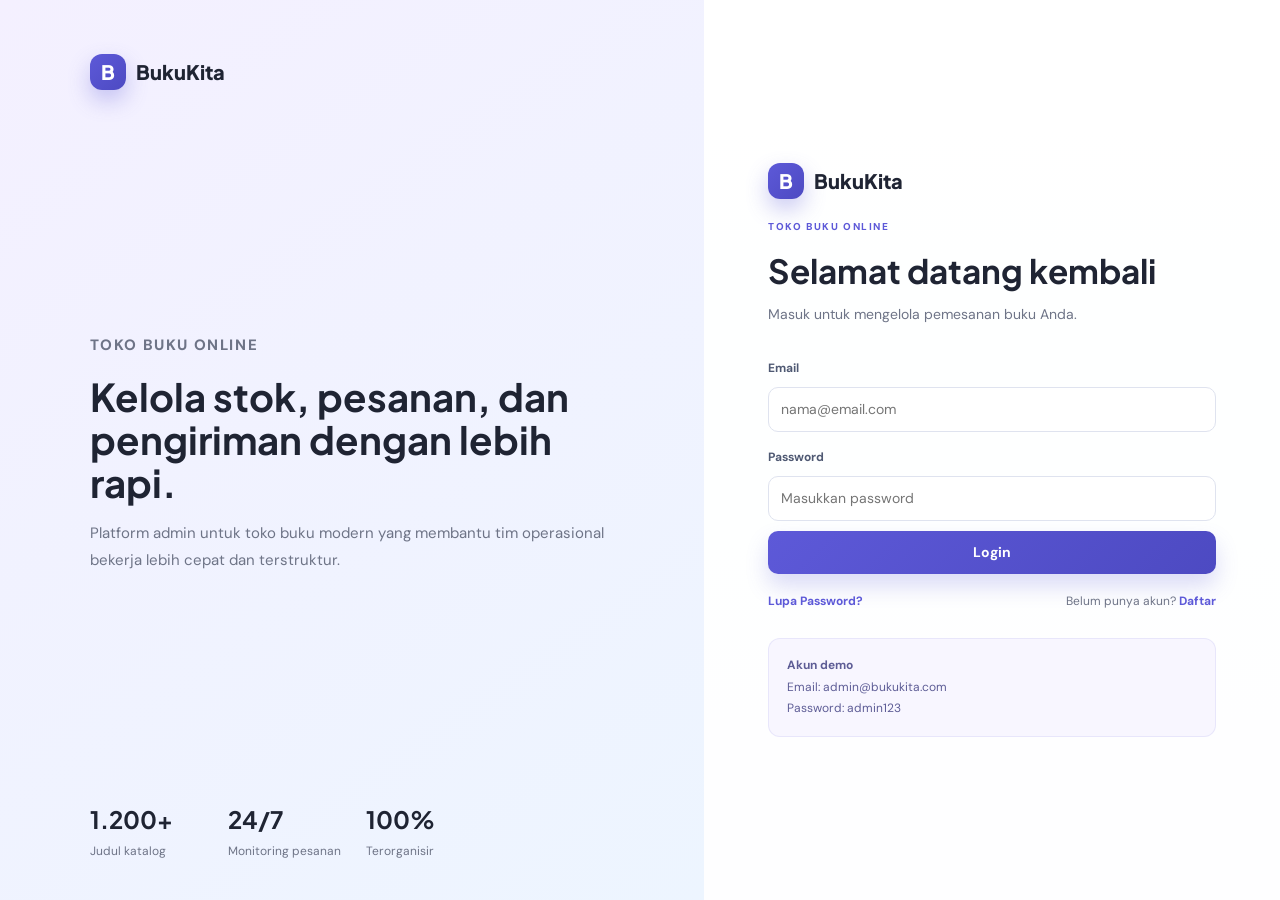
<file: toko-buku-uts/index.html>
﻿<!DOCTYPE html>
<html lang="id">
<head>
  <meta charset="UTF-8">
  <meta name="viewport" content="width=device-width, initial-scale=1.0">
  <title>Masuk | BukuKita</title>
  <link rel="stylesheet" href="css/style.css">
  <script src="js/data.js" defer></script>
  <script src="js/script.js" defer></script>
</head>
<body class="auth-page">
  <aside class="auth-intro">
    <a class="brand" href="index.html"><span class="brand-mark">B</span><span>BukuKita</span></a>

    <div class="intro-copy">
      <p class="eyebrow">Toko buku online</p>
      <h2>Kelola stok, pesanan, dan pengiriman dengan lebih rapi.</h2>
      <p>Platform admin untuk toko buku modern yang membantu tim operasional bekerja lebih cepat dan terstruktur.</p>
    </div>

    <div class="auth-intro-meta">
      <div>
        <strong>1.200+</strong>
        <span>Judul katalog</span>
      </div>
      <div>
        <strong>24/7</strong>
        <span>Monitoring pesanan</span>
      </div>
      <div>
        <strong>100%</strong>
        <span>Terorganisir</span>
      </div>
    </div>
  </aside>

  <main class="auth-card">
    <a class="brand brand-center" href="index.html"><span class="brand-mark">B</span><span>BukuKita</span></a>
    <p class="eyebrow">TokO BUKU ONLINE</p>
    <h1>Selamat datang kembali</h1>
    <p class="muted">Masuk untuk mengelola pemesanan buku Anda.</p>

    <form id="loginForm" class="form-stack">
      <label for="email">Email</label>
      <input id="email" name="email" type="email" placeholder="nama@email.com" required>

      <label for="password">Password</label>
      <input id="password" name="password" type="password" placeholder="Masukkan password" required>

      <button class="btn btn-primary btn-full" type="submit">Login</button>
    </form>

    <div class="auth-links">
      <button class="text-button" type="button" data-modal="forgotModal">Lupa Password?</button>
      <span>Belum punya akun? <button class="text-button" type="button" data-modal="registerModal">Daftar</button></span>
    </div>

    <div class="demo-note"><strong>Akun demo</strong><br>Email: admin@bukukita.com<br>Password: admin123</div>
  </main>

  <div class="modal" id="forgotModal" aria-hidden="true">
    <div class="modal-box">
      <button class="modal-close" data-close aria-label="Tutup">&times;</button>
      <h2>Lupa Password</h2>
      <p class="muted">Masukkan email akun Anda. Instruksi pemulihan akan disimulasikan.</p>
      <form id="forgotForm" class="form-stack">
        <label for="forgotEmail">Email</label>
        <input id="forgotEmail" type="email" required placeholder="nama@email.com">
        <button class="btn btn-primary btn-full" type="submit">Kirim instruksi</button>
      </form>
    </div>
  </div>

  <div class="modal" id="registerModal" aria-hidden="true">
    <div class="modal-box">
      <button class="modal-close" data-close aria-label="Tutup">&times;</button>
      <h2>Buat Akun</h2>
      <p class="muted">Pendaftaran contoh untuk kebutuhan demonstrasi.</p>
      <form id="registerForm" class="form-stack">
        <label for="regName">Nama</label>
        <input id="regName" required placeholder="Nama lengkap">

        <label for="regEmail">Email</label>
        <input id="regEmail" type="email" required placeholder="nama@email.com">

        <label for="regPassword">Password</label>
        <input id="regPassword" type="password" minlength="6" required placeholder="Minimal 6 karakter">

        <button class="btn btn-primary btn-full" type="submit">Daftar</button>
      </form>
    </div>
  </div>
</body>
</html>
</file>
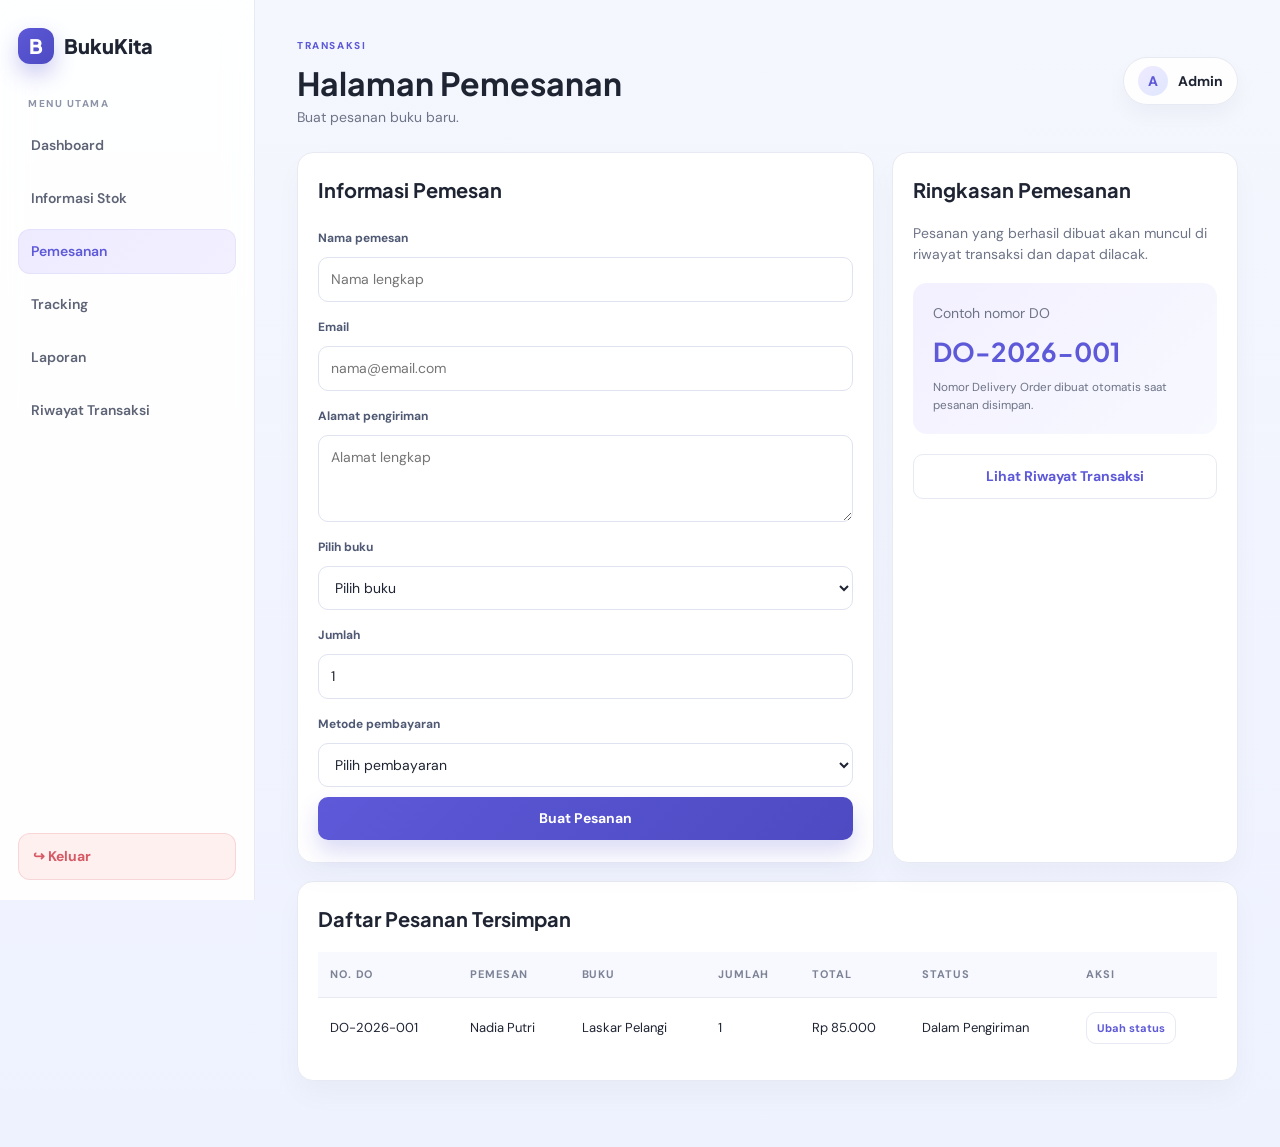
<file: toko-buku-uts/checkout.html>
﻿<!DOCTYPE html>
<html lang="id">
  <head>
    <meta charset="UTF-8">
    <meta name="viewport" content="width=device-width, initial-scale=1.0">
    <title>Pemesanan | BukuKita</title>
    <link rel="stylesheet" href="css/style.css">
    <script src="js/data.js" defer></script>
    <script src="js/script.js" defer></script>
  </head>
  <body>
    <div class="app-shell">
      <aside class="sidebar">
        <a class="brand" href="dashboard.html">
          <span class="brand-mark">B</span>
          <span>BukuKita</span>
        </a>

        <p class="side-label">Menu Utama</p>

        <nav class="side-nav">
          <a href="dashboard.html">Dashboard</a>
          <a href="stok.html">Informasi Stok</a>
          <a class="active" href="checkout.html">Pemesanan</a>
          <a href="tracking.html">Tracking</a>
          <a href="laporan.html">Laporan</a>
          <a href="riwayat.html">Riwayat Transaksi</a>
        </nav>

        <button class="logout" data-logout>↪ Keluar</button>
      </aside>

      <main class="main-content">
        <header class="topbar">
          <div>
            <span class="eyebrow">Transaksi</span>
            <h1>Halaman Pemesanan</h1>
            <p class="muted">Buat pesanan buku baru.</p>
          </div>

          <div class="user-chip">
            <span class="avatar">A</span>
            <span>Admin</span>
          </div>
        </header>

        <div class="content-grid">
          <section class="panel">
            <h2>Informasi Pemesan</h2>

            <form id="orderForm" class="form-stack">
              <label>Nama pemesan</label>
              <input name="customer" required placeholder="Nama lengkap">

              <label>Email</label>
              <input name="email" type="email" required placeholder="nama@email.com">

              <label>Alamat pengiriman</label>
              <textarea name="address" rows="3" required placeholder="Alamat lengkap"></textarea>

              <label>Pilih buku</label>
              <select name="bookId" id="orderBook" required></select>

              <label>Jumlah</label>
              <input name="qty" type="number" min="1" value="1" required>

              <label>Metode pembayaran</label>
              <select name="payment" required>
                <option value="">Pilih pembayaran</option>
                <option>Transfer Bank</option>
                <option>COD</option>
                <option>E-Wallet</option>
              </select>

              <button class="btn btn-primary" type="submit">Buat Pesanan</button>
            </form>
          </section>

          <section class="panel">
            <h2>Ringkasan Pemesanan</h2>
            <p class="muted">Pesanan yang berhasil dibuat akan muncul di riwayat transaksi dan dapat dilacak.</p>

            <div class="summary-box">
              <span>Contoh nomor DO</span>
              <strong>DO-2026-001</strong>
              <small>Nomor Delivery Order dibuat otomatis saat pesanan disimpan.</small>
            </div>

            <a class="btn btn-outline btn-full" href="riwayat.html">Lihat Riwayat Transaksi</a>
          </section>
        </div>

        <section class="panel">
          <h2>Daftar Pesanan Tersimpan</h2>

          <div class="table-wrap">
            <table>
              <thead>
                <tr>
                  <th>No. DO</th>
                  <th>Pemesan</th>
                  <th>Buku</th>
                  <th>Jumlah</th>
                  <th>Total</th>
                  <th>Status</th>
                  <th>Aksi</th>
                </tr>
              </thead>
              <tbody id="orderTable"></tbody>
            </table>
          </div>
        </section>
      </main>
    </div>
  </body>
</html>
</file>
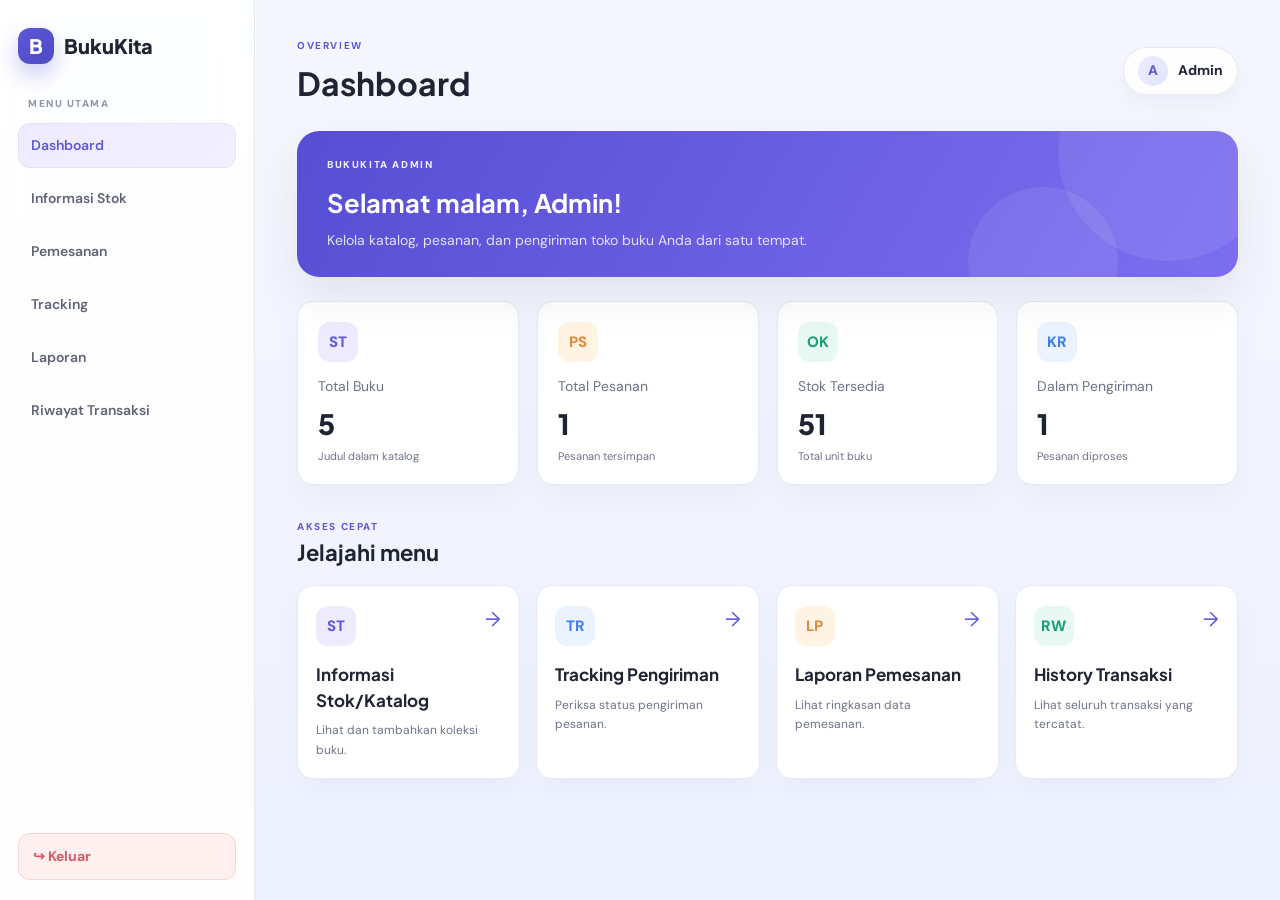
<file: toko-buku-uts/dashboard.html>
﻿<!DOCTYPE html>
<html lang="id">
  <head>
    <meta charset="UTF-8">
    <meta name="viewport" content="width=device-width, initial-scale=1.0">
    <title>Dashboard | BukuKita</title>
    <link rel="stylesheet" href="css/style.css">
    <script src="js/data.js" defer></script>
    <script src="js/script.js" defer></script>
  </head>
  <body>
    <div class="app-shell">
      <aside class="sidebar">
        <a class="brand" href="dashboard.html">
          <span class="brand-mark">B</span>
          <span>BukuKita</span>
        </a>

        <p class="side-label">Menu Utama</p>

        <nav class="side-nav">
          <a class="active" href="dashboard.html">Dashboard</a>
          <a href="stok.html">Informasi Stok</a>
          <a href="checkout.html">Pemesanan</a>
          <a href="tracking.html">Tracking</a>
          <a href="laporan.html">Laporan</a>
          <a href="riwayat.html">Riwayat Transaksi</a>
        </nav>

        <button class="logout" data-logout>↪ Keluar</button>
      </aside>

      <main class="main-content">
        <header class="topbar">
          <div>
            <span class="eyebrow">Overview</span>
            <h1>Dashboard</h1>
          </div>

          <div class="user-chip">
            <span class="avatar">A</span>
            <span>Admin</span>
          </div>
        </header>

        <section class="welcome-panel">
          <div>
            <p class="eyebrow light">BukuKita Admin</p>
            <h2 id="greeting">Selamat datang!</h2>
            <p>Kelola katalog, pesanan, dan pengiriman toko buku Anda dari satu tempat.</p>
          </div>
        </section>

        <section class="stat-grid">
          <article class="stat-card">
            <span class="stat-icon purple">ST</span>
            <p>Total Buku</p>
            <strong id="statBooks">0</strong>
            <small>Judul dalam katalog</small>
          </article>

          <article class="stat-card">
            <span class="stat-icon orange">PS</span>
            <p>Total Pesanan</p>
            <strong id="statOrders">0</strong>
            <small>Pesanan tersimpan</small>
          </article>

          <article class="stat-card">
            <span class="stat-icon green">OK</span>
            <p>Stok Tersedia</p>
            <strong id="statStock">0</strong>
            <small>Total unit buku</small>
          </article>

          <article class="stat-card">
            <span class="stat-icon blue">KR</span>
            <p>Dalam Pengiriman</p>
            <strong id="statShipping">0</strong>
            <small>Pesanan diproses</small>
          </article>
        </section>

        <section class="section-heading">
          <div>
            <span class="eyebrow">Akses Cepat</span>
            <h2>Jelajahi menu</h2>
          </div>
        </section>

        <section class="menu-grid">
          <a class="menu-card" href="stok.html">
            <span class="menu-icon purple">ST</span>
            <h3>Informasi Stok/Katalog</h3>
            <p>Lihat dan tambahkan koleksi buku.</p>
            <span class="card-arrow">→</span>
          </a>

          <a class="menu-card" href="tracking.html">
            <span class="menu-icon blue">TR</span>
            <h3>Tracking Pengiriman</h3>
            <p>Periksa status pengiriman pesanan.</p>
            <span class="card-arrow">→</span>
          </a>

          <a class="menu-card" href="laporan.html">
            <span class="menu-icon orange">LP</span>
            <h3>Laporan Pemesanan</h3>
            <p>Lihat ringkasan data pemesanan.</p>
            <span class="card-arrow">→</span>
          </a>

          <a class="menu-card" href="riwayat.html">
            <span class="menu-icon green">RW</span>
            <h3>History Transaksi</h3>
            <p>Lihat seluruh transaksi yang tercatat.</p>
            <span class="card-arrow">→</span>
          </a>
        </section>
      </main>
    </div>
  </body>
</html>
</file>
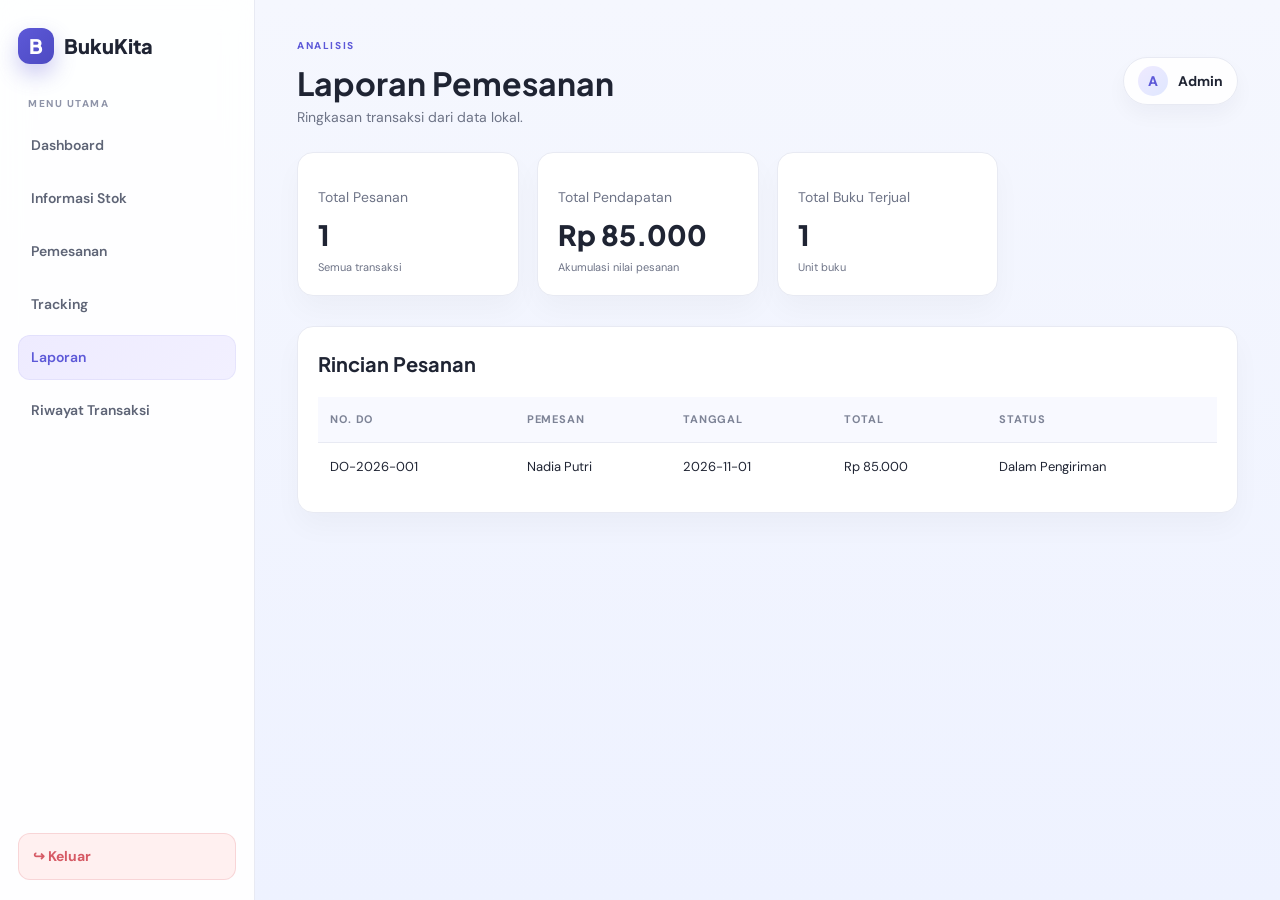
<file: toko-buku-uts/laporan.html>
﻿<!DOCTYPE html>
<html lang="id">
  <head>
    <meta charset="UTF-8">
    <meta name="viewport" content="width=device-width, initial-scale=1.0">
    <title>Laporan | BukuKita</title>
    <link rel="stylesheet" href="css/style.css">
    <script src="js/data.js" defer></script>
    <script src="js/script.js" defer></script>
  </head>
  <body>
    <div class="app-shell">
      <aside class="sidebar">
        <a class="brand" href="dashboard.html">
          <span class="brand-mark">B</span>
          <span>BukuKita</span>
        </a>

        <p class="side-label">Menu Utama</p>

        <nav class="side-nav">
          <a href="dashboard.html">Dashboard</a>
          <a href="stok.html">Informasi Stok</a>
          <a href="checkout.html">Pemesanan</a>
          <a href="tracking.html">Tracking</a>
          <a class="active" href="laporan.html">Laporan</a>
          <a href="riwayat.html">Riwayat Transaksi</a>
        </nav>

        <button class="logout" data-logout>↪ Keluar</button>
      </aside>

      <main class="main-content">
        <header class="topbar">
          <div>
            <span class="eyebrow">Analisis</span>
            <h1>Laporan Pemesanan</h1>
            <p class="muted">Ringkasan transaksi dari data lokal.</p>
          </div>

          <div class="user-chip">
            <span class="avatar">A</span>
            <span>Admin</span>
          </div>
        </header>

        <section class="stat-grid">
          <article class="stat-card">
            <p>Total Pesanan</p>
            <strong id="reportOrders">0</strong>
            <small>Semua transaksi</small>
          </article>

          <article class="stat-card">
            <p>Total Pendapatan</p>
            <strong id="reportRevenue">Rp0</strong>
            <small>Akumulasi nilai pesanan</small>
          </article>

          <article class="stat-card">
            <p>Total Buku Terjual</p>
            <strong id="reportQty">0</strong>
            <small>Unit buku</small>
          </article>
        </section>

        <section class="panel">
          <h2>Rincian Pesanan</h2>

          <div class="table-wrap">
            <table>
              <thead>
                <tr>
                  <th>No. DO</th>
                  <th>Pemesan</th>
                  <th>Tanggal</th>
                  <th>Total</th>
                  <th>Status</th>
                </tr>
              </thead>
              <tbody id="reportTable"></tbody>
            </table>
          </div>
        </section>
      </main>
    </div>
  </body>
</html>
</file>
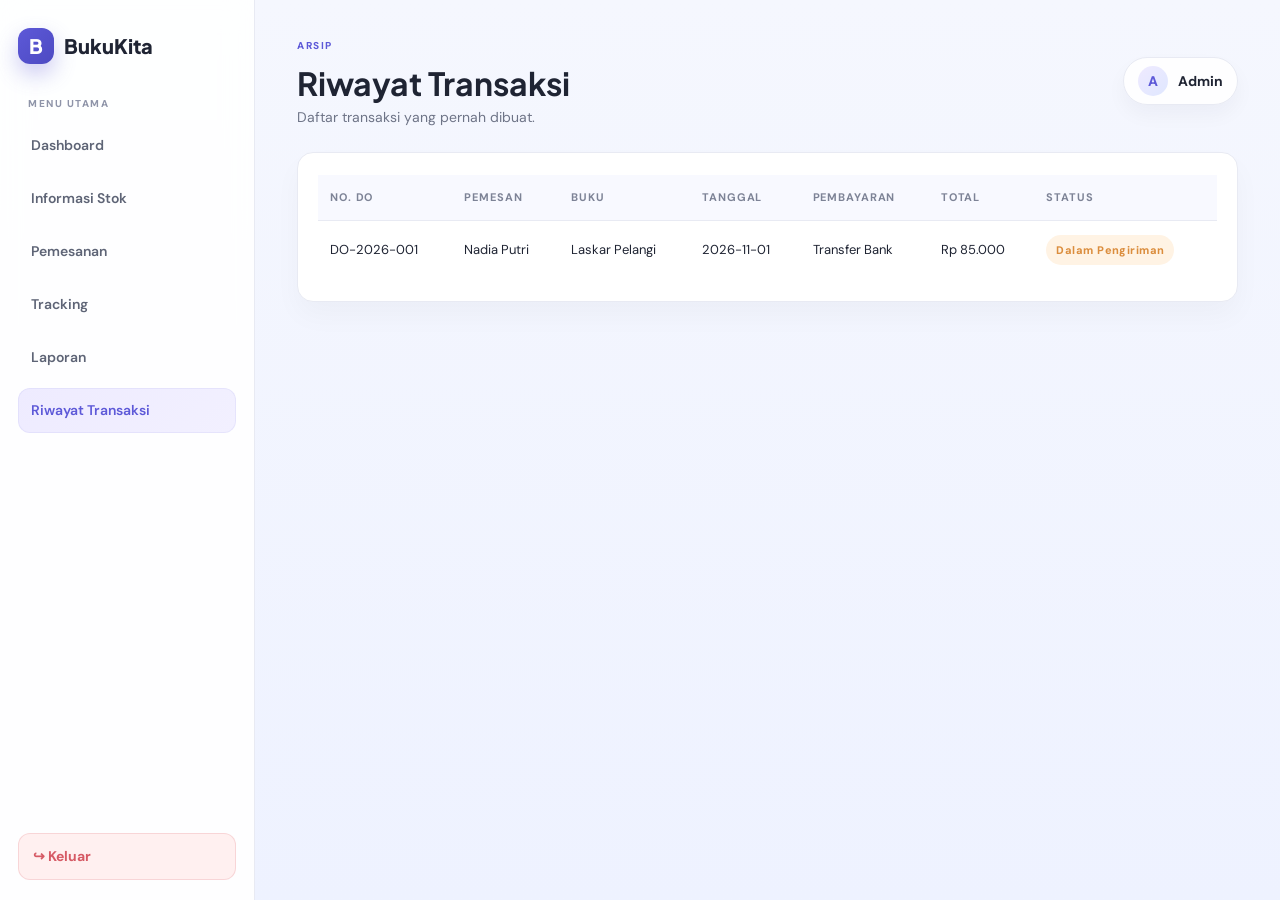
<file: toko-buku-uts/riwayat.html>
﻿<!DOCTYPE html>
<html lang="id">
  <head>
    <meta charset="UTF-8">
    <meta name="viewport" content="width=device-width, initial-scale=1.0">
    <title>Riwayat | BukuKita</title>
    <link rel="stylesheet" href="css/style.css">
    <script src="js/data.js" defer></script>
    <script src="js/script.js" defer></script>
  </head>
  <body>
    <div class="app-shell">
      <aside class="sidebar">
        <a class="brand" href="dashboard.html">
          <span class="brand-mark">B</span>
          <span>BukuKita</span>
        </a>

        <p class="side-label">Menu Utama</p>

        <nav class="side-nav">
          <a href="dashboard.html">Dashboard</a>
          <a href="stok.html">Informasi Stok</a>
          <a href="checkout.html">Pemesanan</a>
          <a href="tracking.html">Tracking</a>
          <a href="laporan.html">Laporan</a>
          <a class="active" href="riwayat.html">Riwayat Transaksi</a>
        </nav>

        <button class="logout" data-logout>↪ Keluar</button>
      </aside>

      <main class="main-content">
        <header class="topbar">
          <div>
            <span class="eyebrow">Arsip</span>
            <h1>Riwayat Transaksi</h1>
            <p class="muted">Daftar transaksi yang pernah dibuat.</p>
          </div>

          <div class="user-chip">
            <span class="avatar">A</span>
            <span>Admin</span>
          </div>
        </header>

        <section class="panel">
          <div class="table-wrap">
            <table>
              <thead>
                <tr>
                  <th>No. DO</th>
                  <th>Pemesan</th>
                  <th>Buku</th>
                  <th>Tanggal</th>
                  <th>Pembayaran</th>
                  <th>Total</th>
                  <th>Status</th>
                </tr>
              </thead>
              <tbody id="historyTable"></tbody>
            </table>
          </div>
        </section>
      </main>
    </div>
  </body>
</html>
</file>
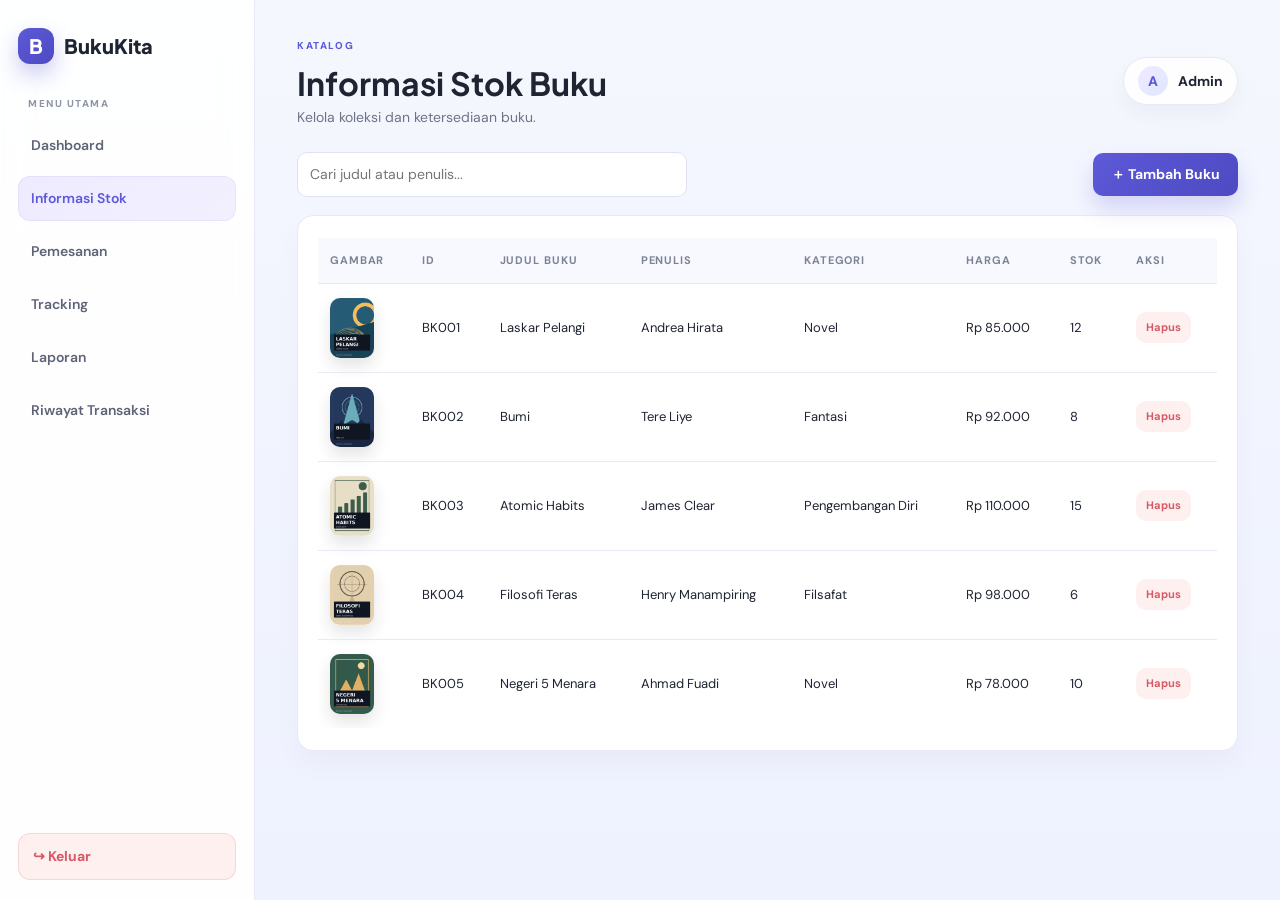
<file: toko-buku-uts/stok.html>
﻿<!DOCTYPE html>
<html lang="id">
  <head>
    <meta charset="UTF-8">
    <meta name="viewport" content="width=device-width, initial-scale=1.0">
    <title>Stok Buku | BukuKita</title>
    <link rel="stylesheet" href="css/style.css">
    <script src="js/data.js" defer></script>
    <script src="js/script.js" defer></script>
  </head>
  <body>
    <div class="app-shell">
      <aside class="sidebar">
        <a class="brand" href="dashboard.html">
          <span class="brand-mark">B</span>
          <span>BukuKita</span>
        </a>

        <p class="side-label">Menu Utama</p>

        <nav class="side-nav">
          <a href="dashboard.html">Dashboard</a>
          <a class="active" href="stok.html">Informasi Stok</a>
          <a href="checkout.html">Pemesanan</a>
          <a href="tracking.html">Tracking</a>
          <a href="laporan.html">Laporan</a>
          <a href="riwayat.html">Riwayat Transaksi</a>
        </nav>

        <button class="logout" data-logout>↪ Keluar</button>
      </aside>

      <main class="main-content">
        <header class="topbar">
          <div>
            <span class="eyebrow">Katalog</span>
            <h1>Informasi Stok Buku</h1>
            <p class="muted">Kelola koleksi dan ketersediaan buku.</p>
          </div>

          <div class="user-chip">
            <span class="avatar">A</span>
            <span>Admin</span>
          </div>
        </header>

        <section class="toolbar">
          <input id="searchBook" class="search-input" placeholder="Cari judul atau penulis...">
          <button class="btn btn-primary" id="openBookForm">＋ Tambah Buku</button>
        </section>

        <section class="panel">
          <div class="table-wrap">
            <table>
              <thead>
                <tr>
                  <th>Gambar</th>
                  <th>ID</th>
                  <th>Judul Buku</th>
                  <th>Penulis</th>
                  <th>Kategori</th>
                  <th>Harga</th>
                  <th>Stok</th>
                  <th>Aksi</th>
                </tr>
              </thead>
              <tbody id="bookTable"></tbody>
            </table>
          </div>
        </section>

        <div class="modal" id="bookModal" aria-hidden="true">
          <div class="modal-box">
            <button class="modal-close" data-close aria-label="Tutup">&times;</button>
            <h2>Tambah Stok Buku</h2>

            <form id="bookForm" class="form-stack">
              <label>Judul buku</label>
              <input name="title" required>

              <label>Penulis</label>
              <input name="author" required>

              <label>Kategori</label>
              <input name="category" required>

              <label>Harga (Rp)</label>
              <input name="price" type="number" min="1" required>

              <label>Jumlah stok</label>
              <input name="stock" type="number" min="0" required>

              <button class="btn btn-primary" type="submit">Simpan Buku</button>
            </form>
          </div>
        </div>
      </main>
    </div>
  </body>
</html>
</file>
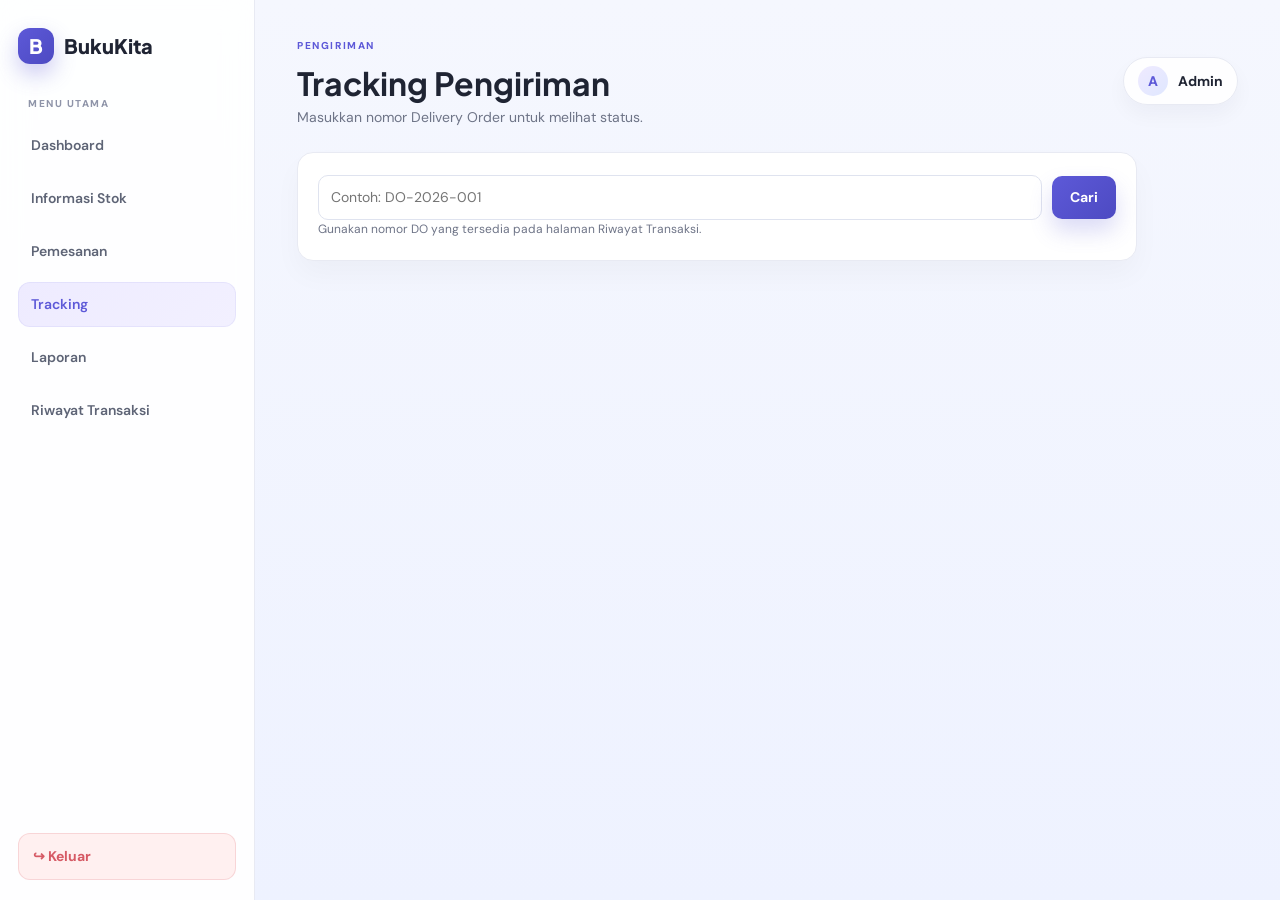
<file: toko-buku-uts/tracking.html>
﻿<!DOCTYPE html>
<html lang="id">
  <head>
    <meta charset="UTF-8">
    <meta name="viewport" content="width=device-width, initial-scale=1.0">
    <title>Tracking | BukuKita</title>
    <link rel="stylesheet" href="css/style.css">
    <script src="js/data.js" defer></script>
    <script src="js/script.js" defer></script>
  </head>
  <body>
    <div class="app-shell">
      <aside class="sidebar">
        <a class="brand" href="dashboard.html">
          <span class="brand-mark">B</span>
          <span>BukuKita</span>
        </a>

        <p class="side-label">Menu Utama</p>

        <nav class="side-nav">
          <a href="dashboard.html">Dashboard</a>
          <a href="stok.html">Informasi Stok</a>
          <a href="checkout.html">Pemesanan</a>
          <a class="active" href="tracking.html">Tracking</a>
          <a href="laporan.html">Laporan</a>
          <a href="riwayat.html">Riwayat Transaksi</a>
        </nav>

        <button class="logout" data-logout>↪ Keluar</button>
      </aside>

      <main class="main-content">
        <header class="topbar">
          <div>
            <span class="eyebrow">Pengiriman</span>
            <h1>Tracking Pengiriman</h1>
            <p class="muted">Masukkan nomor Delivery Order untuk melihat status.</p>
          </div>

          <div class="user-chip">
            <span class="avatar">A</span>
            <span>Admin</span>
          </div>
        </header>

        <section class="panel tracking-search">
          <form id="trackingForm" class="search-row">
            <input id="doInput" required placeholder="Contoh: DO-2026-001">
            <button class="btn btn-primary" type="submit">Cari</button>
          </form>
          <p class="muted small">Gunakan nomor DO yang tersedia pada halaman Riwayat Transaksi.</p>
        </section>

        <section id="trackingResult"></section>
      </main>
    </div>
  </body>
</html>
</file>
<file: toko-buku-uts/css/style.css>
﻿@import url('https://fonts.googleapis.com/css2?family=DM+Sans:wght@400;500;600;700;800&family=Plus+Jakarta+Sans:wght@500;600;700;800&display=swap');

:root {
  --ink: #1f2433;
  --muted: #6e7487;
  --primary: #5d59d8;
  --primary-dark: #4d4ac2;
  --primary-soft: #eeebff;
  --bg: #f4f6fb;
  --line: #e8eaf3;
  --white: #ffffff;
  --green: #1a9f72;
  --green-soft: #e7f9f2;
  --orange: #db8d3d;
  --orange-soft: #fff3e4;
  --blue: #3f7fe6;
  --blue-soft: #ebf3ff;
  --red: #d65a65;
  --red-soft: #fff0f0;
  --shadow: 0 22px 45px rgba(30, 35, 58, 0.08);
}

* { box-sizing: border-box; }

html { scroll-behavior: smooth; }

body {
  margin: 0;
  background: linear-gradient(180deg, #f5f7fe 0%, #eef2ff 100%);
  color: var(--ink);
  font-family: 'DM Sans', sans-serif;
  font-size: 14px;
  line-height: 1.5;
}

img { max-width: 100%; display: block; }

h1, h2, h3, h4 { margin: 0; font-family: 'Plus Jakarta Sans', sans-serif; }

p { margin: 0; }

a { color: inherit; text-decoration: none; }

button, input, select, textarea { font: inherit; }

button { cursor: pointer; }

.muted, small { color: var(--muted); }
.small { font-size: 12px; }
.eyebrow {
  font-size: 10px;
  letter-spacing: 1.6px;
  font-weight: 800;
  text-transform: uppercase;
  color: var(--primary);
}

.brand {
  display: inline-flex;
  align-items: center;
  gap: 10px;
  font-size: 20px;
  font-weight: 800;
  font-family: 'Plus Jakarta Sans', sans-serif;
  color: var(--ink);
}

.brand-mark {
  width: 36px;
  height: 36px;
  border-radius: 12px;
  display: grid;
  place-items: center;
  color: var(--white);
  background: linear-gradient(135deg, var(--primary), var(--primary-dark));
  box-shadow: 0 10px 22px rgba(93, 89, 216, 0.32);
}

.app-shell { min-height: 100vh; }

.sidebar {
  position: fixed;
  inset: 0 auto 0 0;
  width: 255px;
  background: rgba(255, 255, 255, 0.9);
  backdrop-filter: blur(14px);
  border-right: 1px solid var(--line);
  padding: 28px 18px 20px;
  display: flex;
  flex-direction: column;
  z-index: 10;
}

.side-label {
  margin: 32px 10px 12px;
  color: #8f95a9;
  font-size: 10px;
  letter-spacing: 1.5px;
  font-weight: 800;
  text-transform: uppercase;
}

.side-nav {
  display: grid;
  gap: 8px;
}

.side-nav a {
  display: flex;
  align-items: center;
  padding: 12px 13px;
  border-radius: 12px;
  color: #5e6476;
  font-weight: 600;
  transition: all 0.2s ease;
}

.side-nav a:hover,
.side-nav a.active {
  background: linear-gradient(135deg, var(--primary-soft), #f2f0ff);
  color: var(--primary);
  box-shadow: inset 0 0 0 1px rgba(93, 89, 216, 0.08);
}

.logout {
  margin-top: auto;
  border: 1px solid rgba(214, 90, 101, 0.18);
  background: var(--red-soft);
  color: var(--red);
  border-radius: 12px;
  padding: 12px 14px;
  text-align: left;
  font-weight: 700;
}

.main-content {
  margin-left: 255px;
  padding: 34px 42px 48px;
  max-width: 1600px;
}

.topbar {
  display: flex;
  align-items: center;
  justify-content: space-between;
  gap: 16px;
  margin-bottom: 24px;
}

.topbar h1 { margin-top: 4px; font-size: 32px; }

.user-chip {
  display: inline-flex;
  align-items: center;
  gap: 10px;
  padding: 8px 14px;
  background: rgba(255, 255, 255, 0.9);
  border: 1px solid var(--line);
  border-radius: 999px;
  font-weight: 700;
  box-shadow: 0 10px 20px rgba(31, 36, 51, 0.04);
}

.avatar {
  width: 30px;
  height: 30px;
  border-radius: 50%;
  display: grid;
  place-items: center;
  background: linear-gradient(135deg, #efeaff, #dfe7ff);
  color: var(--primary);
  font-weight: 800;
}

.welcome-panel {
  position: relative;
  overflow: hidden;
  display: flex;
  align-items: center;
  justify-content: space-between;
  gap: 20px;
  padding: 26px 30px;
  border-radius: 22px;
  background: linear-gradient(120deg, #564ed3 0%, #7d6ef0 100%);
  box-shadow: var(--shadow);
  color: var(--white);
}

.welcome-panel::before,
.welcome-panel::after {
  content: "";
  position: absolute;
  border-radius: 50%;
  background: rgba(255, 255, 255, 0.08);
}

.welcome-panel::before {
  width: 220px;
  height: 220px;
  right: -40px;
  top: -90px;
}

.welcome-panel::after {
  width: 150px;
  height: 150px;
  right: 120px;
  bottom: -60px;
}

.welcome-panel > * { position: relative; z-index: 1; }

.welcome-panel h2 {
  margin: 12px 0 8px;
  font-size: clamp(24px, 2vw, 30px);
}

.welcome-panel p {
  color: rgba(255, 255, 255, 0.82);
}

.welcome-panel .light { color: rgba(255, 255, 255, 0.9); }

.welcome-art {
  font-size: 78px;
  opacity: 0.75;
  transform: rotate(-10deg);
}

.stat-grid {
  display: grid;
  grid-template-columns: repeat(4, minmax(0, 1fr));
  gap: 18px;
  margin: 24px 0 30px;
}

.stat-card,
.panel,
.menu-card {
  background: var(--white);
  border: 1px solid var(--line);
  border-radius: 16px;
  box-shadow: 0 14px 28px rgba(20, 24, 41, 0.03);
}

.stat-card {
  padding: 20px 20px 18px;
}

.stat-icon,
.menu-icon {
  width: 40px;
  height: 40px;
  border-radius: 12px;
  display: grid;
  place-items: center;
  font-weight: 800;
  font-size: 15px;
}

.purple { background: var(--primary-soft); color: var(--primary); }
.orange { background: var(--orange-soft); color: var(--orange); }
.green { background: var(--green-soft); color: var(--green); }
.blue { background: var(--blue-soft); color: var(--blue); }

.stat-card p {
  margin: 14px 0 6px;
  color: var(--muted);
}

.stat-card strong {
  display: block;
  font-size: 28px;
  font-weight: 800;
  font-family: 'Plus Jakarta Sans', sans-serif;
}

.stat-card small { font-size: 11px; }

.section-heading { margin-bottom: 16px; }
.section-heading h2 { font-size: 22px; }

.menu-grid {
  display: grid;
  grid-template-columns: repeat(4, minmax(0, 1fr));
  gap: 16px;
}

.menu-card {
  position: relative;
  padding: 20px 18px 18px;
  transition: transform 0.18s ease, box-shadow 0.18s ease, border-color 0.18s ease;
}

.menu-card:hover {
  transform: translateY(-3px);
  border-color: rgba(93, 89, 216, 0.26);
  box-shadow: 0 18px 28px rgba(93, 89, 216, 0.08);
}

.menu-card h3 {
  margin: 16px 0 8px;
  font-size: 17px;
}

.menu-card p {
  color: var(--muted);
  font-size: 12px;
  line-height: 1.6;
}

.card-arrow {
  position: absolute;
  right: 18px;
  top: 18px;
  font-size: 20px;
  color: var(--primary);
}

.toolbar {
  display: flex;
  align-items: center;
  justify-content: space-between;
  gap: 12px;
  margin-bottom: 18px;
}

.search-input {
  width: 100%;
  max-width: 390px;
}

.btn {
  display: inline-flex;
  align-items: center;
  justify-content: center;
  border: 0;
  border-radius: 10px;
  padding: 11px 18px;
  font-weight: 700;
  transition: transform 0.18s ease, background 0.18s ease;
}

.btn:hover { transform: translateY(-1px); }

.btn-primary {
  background: linear-gradient(135deg, var(--primary), var(--primary-dark));
  color: var(--white);
  box-shadow: 0 12px 22px rgba(93, 89, 216, 0.22);
}

.btn-outline {
  background: var(--white);
  border: 1px solid var(--line);
  color: var(--primary);
}

.btn-danger {
  background: var(--red-soft);
  color: var(--red);
}

.btn-small {
  padding: 7px 10px;
  font-size: 11px;
}

.btn-full { width: 100%; }

.panel {
  padding: 22px 20px;
  margin-bottom: 18px;
}

.panel h2 { margin-bottom: 18px; font-size: 20px; }

.table-wrap { overflow-x: auto; }

table {
  width: 100%;
  border-collapse: collapse;
  min-width: 720px;
}

th, td {
  padding: 14px 12px;
  border-bottom: 1px solid var(--line);
  text-align: left;
  vertical-align: middle;
}

th {
  background: #f8f9ff;
  color: #7d8396;
  font-size: 11px;
  letter-spacing: 0.08em;
  text-transform: uppercase;
}

tbody tr:hover { background: #fafbff; }

tbody tr:last-child td { border-bottom: none; }

td { font-size: 13px; }

.empty {
  text-align: center;
  color: var(--muted);
  padding: 30px 12px;
}

.book-cover-thumb {
  width: 44px;
  height: 60px;
  border-radius: 10px;
  object-fit: cover;
  box-shadow: 0 8px 16px rgba(31, 36, 51, 0.12);
}

.content-grid {
  display: grid;
  grid-template-columns: 1.25fr 0.75fr;
  gap: 18px;
}

.form-stack {
  display: flex;
  flex-direction: column;
  gap: 10px;
}

.form-stack label {
  margin-top: 6px;
  font-size: 12px;
  font-weight: 700;
  color: #4f5973;
}

.form-stack input,
.form-stack select,
.form-stack textarea,
input,
select,
textarea {
  width: 100%;
  border: 1px solid #dfe3ef;
  border-radius: 10px;
  padding: 11px 12px;
  background: #fff;
  color: var(--ink);
  outline: none;
  transition: border-color 0.18s ease, box-shadow 0.18s ease;
}

.form-stack input:focus,
.form-stack select:focus,
.form-stack textarea:focus,
input:focus,
select:focus,
textarea:focus {
  border-color: rgba(93, 89, 216, 0.7);
  box-shadow: 0 0 0 4px rgba(93, 89, 216, 0.08);
}

.summary-box {
  display: grid;
  gap: 8px;
  padding: 20px;
  margin: 18px 0 20px;
  border-radius: 14px;
  background: linear-gradient(135deg, #f3f0ff, #f7f9ff);
}

.summary-box span,
.summary-box small { color: var(--muted); }

.summary-box strong {
  font-size: 26px;
  color: var(--primary);
  font-family: 'Plus Jakarta Sans', sans-serif;
}

.search-row {
  display: flex;
  align-items: center;
  gap: 10px;
}

.search-row input { flex: 1; }

.tracking-search { max-width: 840px; }
.tracking-card { max-width: 920px; }

.result-head {
  display: flex;
  align-items: center;
  justify-content: space-between;
  gap: 16px;
  margin-bottom: 18px;
}

.result-head h2 { margin-top: 6px; font-size: 26px; }

.status {
  display: inline-flex;
  align-items: center;
  justify-content: center;
  padding: 7px 10px;
  border-radius: 999px;
  background: var(--orange-soft);
  color: var(--orange);
  font-size: 11px;
  font-weight: 800;
  letter-spacing: 0.04em;
}

.progress-track {
  height: 10px;
  border-radius: 999px;
  background: #eef0f8;
  overflow: hidden;
  margin: 16px 0 18px;
}

.progress-track span {
  display: block;
  height: 100%;
  border-radius: inherit;
  background: linear-gradient(135deg, var(--primary), #8e81f3);
}

.step-list {
  display: grid;
  grid-template-columns: repeat(4, minmax(0, 1fr));
  gap: 10px;
  margin-bottom: 26px;
}

.step {
  display: flex;
  align-items: center;
  gap: 8px;
  color: #8e94a8;
  font-size: 11px;
  font-weight: 600;
}

.step span {
  width: 26px;
  height: 26px;
  display: grid;
  place-items: center;
  border-radius: 50%;
  background: #edf0f8;
  color: #5d6580;
  font-weight: 800;
}

.step.done {
  color: var(--green);
}

.step.done span {
  background: var(--green-soft);
  color: var(--green);
}

.detail-grid {
  display: grid;
  grid-template-columns: repeat(3, minmax(0, 1fr));
  gap: 18px 20px;
  border-top: 1px solid var(--line);
  padding-top: 20px;
}

.detail-grid div {
  display: grid;
  gap: 6px;
}

.detail-grid small {
  font-size: 11px;
  color: var(--muted);
}

.detail-grid strong { font-size: 13px; }

.notice {
  padding: 16px 18px;
  border-radius: 12px;
  margin: 16px 0;
}

.notice-error {
  background: var(--red-soft);
  color: var(--red);
}

.modal {
  position: fixed;
  inset: 0;
  display: none;
  align-items: center;
  justify-content: center;
  padding: 20px;
  background: rgba(20, 22, 36, 0.55);
  z-index: 100;
}

.modal.show { display: flex; }

.modal-box {
  position: relative;
  width: min(100%, 430px);
  background: var(--white);
  border-radius: 18px;
  padding: 30px 28px;
  box-shadow: var(--shadow);
  max-height: 90vh;
  overflow: auto;
}

.modal-box h2 { margin-bottom: 8px; }

.modal-close {
  position: absolute;
  top: 12px;
  right: 16px;
  border: 0;
  background: none;
  color: #7b8194;
  font-size: 28px;
  line-height: 1;
}

.auth-page {
  min-height: 100vh;
  display: grid;
  grid-template-columns: minmax(0, 1.1fr) minmax(420px, 0.9fr);
  background: linear-gradient(180deg, #f5f7ff 0%, #eef2ff 100%);
}

.auth-intro {
  display: flex;
  flex-direction: column;
  justify-content: space-between;
  padding: 54px 7vw 40px;
  background: linear-gradient(145deg, #f4f0ff, #edf5ff);
}

.auth-intro .brand { align-self: flex-start; }

.intro-copy {
  display: grid;
  gap: 16px;
  margin-top: 42px;
}

.auth-intro h2 {
  max-width: 540px;
  font-size: clamp(32px, 3vw, 52px);
  line-height: 1.12;
}

.auth-intro p {
  max-width: 520px;
  color: var(--muted);
  font-size: 15px;
  line-height: 1.8;
}

.auth-intro-meta {
  display: flex;
  flex-wrap: wrap;
  gap: 18px;
  margin-top: 28px;
}

.auth-intro-meta div {
  display: grid;
  gap: 5px;
  min-width: 120px;
}

.auth-intro-meta strong {
  font-size: 24px;
  font-family: 'Plus Jakarta Sans', sans-serif;
  color: var(--ink);
}

.auth-intro-meta span {
  color: var(--muted);
  font-size: 12px;
}

.auth-card {
  display: flex;
  flex-direction: column;
  justify-content: center;
  background: rgba(255, 255, 255, 0.96);
  padding: 70px clamp(28px, 5vw, 90px);
}

.brand-center { margin-bottom: 20px; }

.auth-card .eyebrow { margin-bottom: 12px; }

.auth-card h1 {
  font-size: clamp(28px, 2.6vw, 36px);
  margin-bottom: 8px;
}

.auth-card > .muted {
  margin-bottom: 28px;
  font-size: 14px;
}

.auth-links {
  display: flex;
  justify-content: space-between;
  align-items: center;
  gap: 10px;
  margin-top: 18px;
  font-size: 12px;
  color: var(--muted);
}

.text-button {
  border: 0;
  background: none;
  padding: 0;
  color: var(--primary);
  font-weight: 700;
}

.demo-note {
  margin-top: 28px;
  padding: 16px 18px;
  border-radius: 12px;
  background: #f8f6ff;
  color: #5e5d96;
  line-height: 1.8;
  font-size: 12px;
  border: 1px solid rgba(93, 89, 216, 0.1);
}

@media (max-width: 1100px) {
  .sidebar { width: 220px; }
  .main-content { margin-left: 220px; padding: 28px 24px 42px; }
  .stat-grid, .menu-grid { grid-template-columns: repeat(2, minmax(0, 1fr)); }
  .auth-page { grid-template-columns: 1fr; }
  .auth-intro { min-height: 280px; }
}

@media (max-width: 760px) {
  .sidebar {
    position: relative;
    width: auto;
    border-right: 0;
    border-bottom: 1px solid var(--line);
    padding: 18px 18px 12px;
  }

  .main-content {
    margin-left: 0;
    padding: 22px 18px 40px;
  }

  .topbar,
  .toolbar,
  .search-row,
  .result-head,
  .auth-links {
    flex-direction: column;
    align-items: flex-start;
  }

  .side-nav { grid-template-columns: repeat(2, minmax(0, 1fr)); }
  .stat-grid, .menu-grid, .content-grid, .detail-grid, .step-list { grid-template-columns: 1fr; }
  .toolbar { align-items: stretch; }
  .search-input { max-width: none; }
  .auth-card { padding: 38px 24px 42px; }
  .auth-intro { padding: 30px 24px 22px; }
  .auth-intro h2 { font-size: 32px; }
}
</file>
